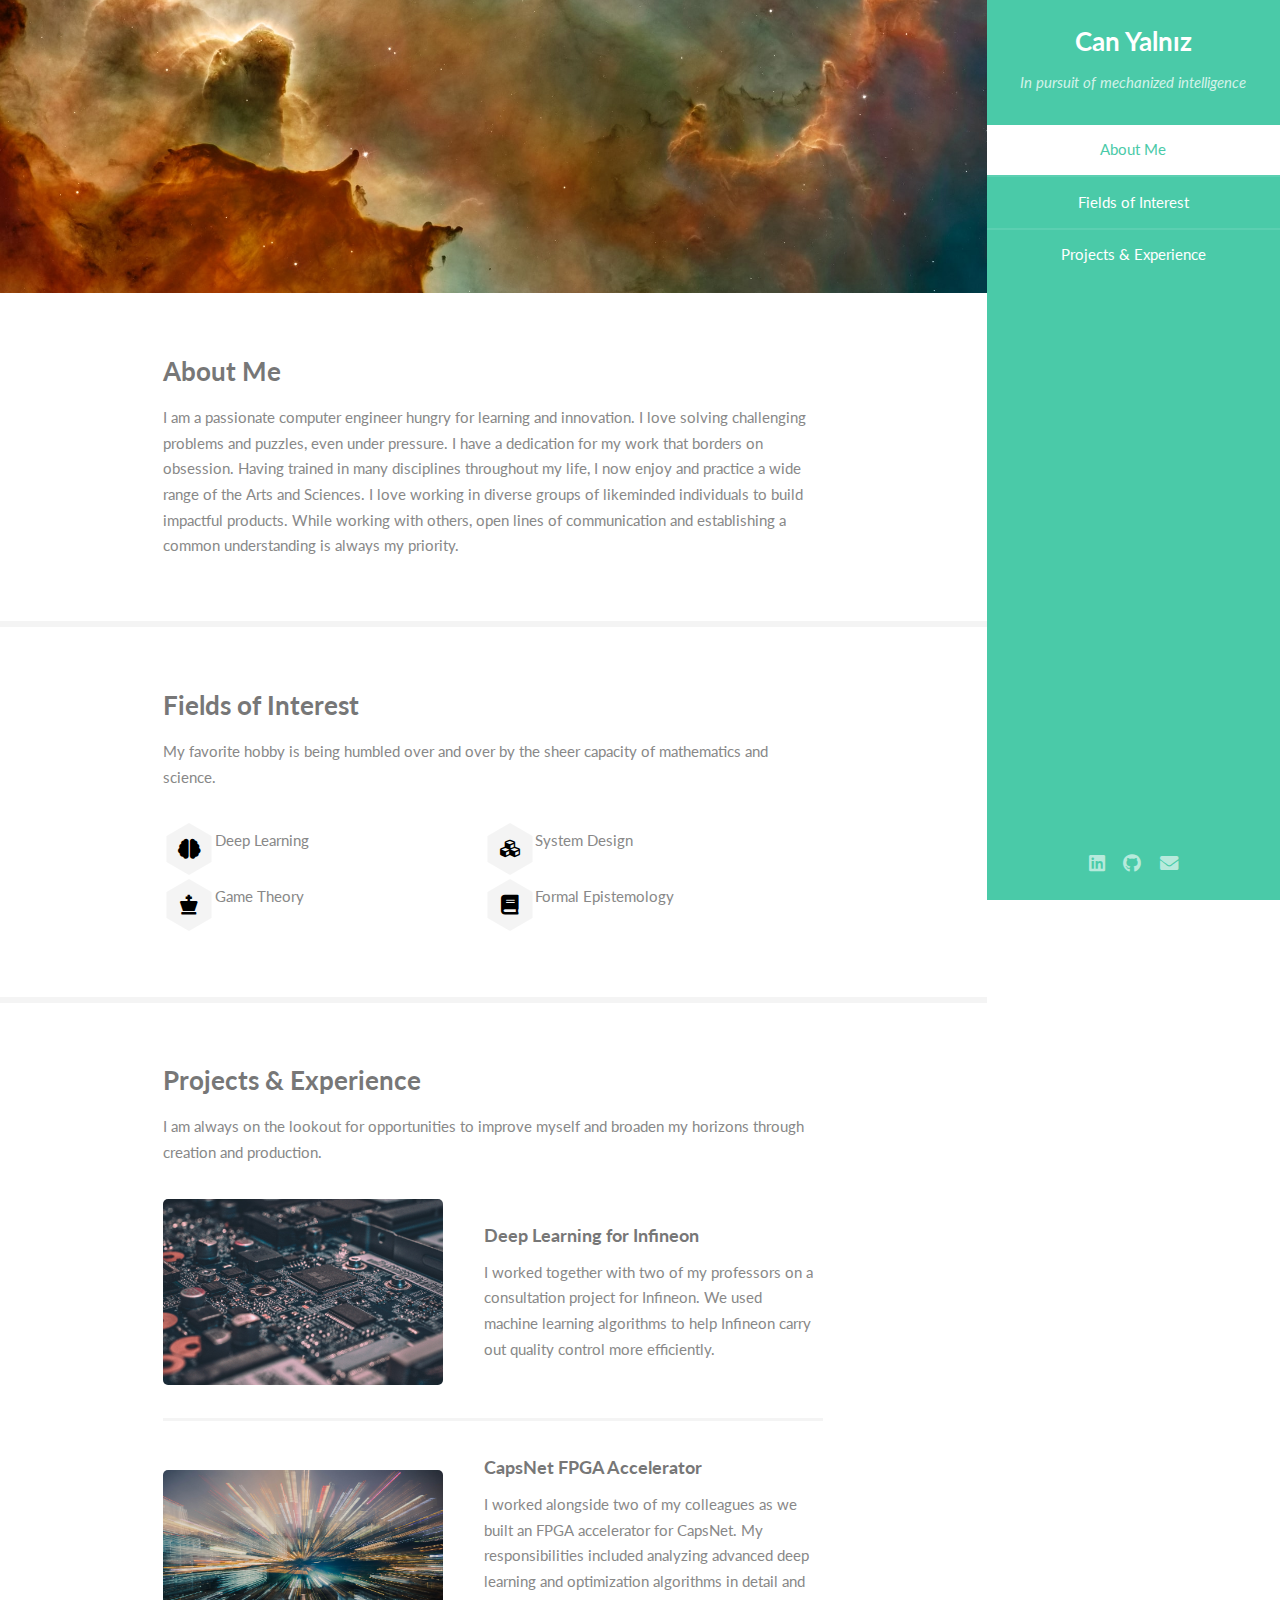
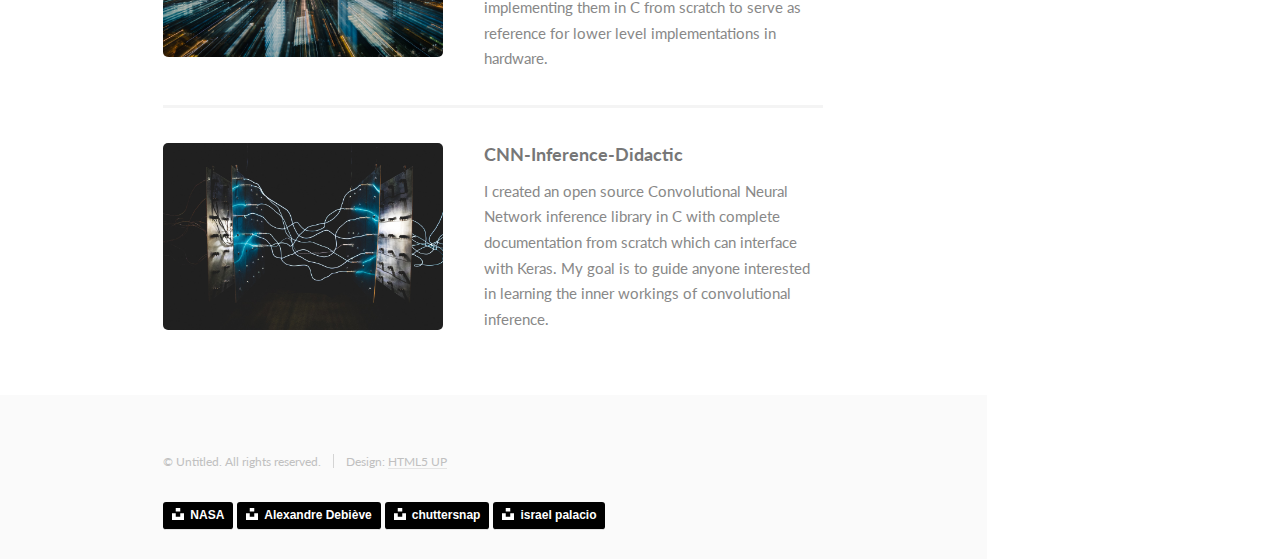
<file: index.html>
<!DOCTYPE HTML>
<!--
	Read Only by HTML5 UP
	html5up.net | @ajlkn
	Free for personal and commercial use under the CCA 3.0 license (html5up.net/license)
-->
<html>
	<head>
		<title>Can Yalnız</title>
		<meta charset="utf-8" />
		<meta name="viewport" content="width=device-width, initial-scale=1, user-scalable=no" />
		<link rel="stylesheet" href="assets/css/main.css" />
	</head>
	<body class="is-preload">

		<!-- Header -->
			<section id="header">
				<header>
					<!-- <span class="image avatar"><img src="images/avatar.jpg" alt="" /></span> -->
					<h1 id="logo"><a href="#">Can Yalnız</a></h1>
					<p>In pursuit of mechanized intelligence</p>
				</header>
				<nav id="nav">
					<ul>
						<li><a href="#one" class="active">About Me</a></li>
						<li><a href="#two">Fields of Interest</a></li>
						<li><a href="#three">Projects & Experience</a></li>
						<!-- <li><a href="#four">Contact</a></li> -->
					</ul>
				</nav>
				<footer>
					<ul class="icons">
						<li><a href="https://www.linkedin.com/in/can-yalniz-957a73197/" class="icon brands fa-linkedin"><span class="label">LinkedIn</span></a></li>
						<li><a href="https://github.com/canyalniz" class="icon brands fa-github"><span class="label">Github</span></a></li>
						<li><a href="mailto:canyalniz97@gmail.com" class="icon solid fa-envelope"><span class="label">Email</span></a></li>
					</ul>
				</footer>
			</section>

		<!-- Wrapper -->
			<div id="wrapper">

				<!-- Main -->
					<div id="main">

						<!-- One -->
							<section id="one">
								<div class="image main" data-position="center">
									<img src="images/space.jpg" alt="" />
								</div>
								<div class="container">
									<h3>About Me</h3>
									<p>I am a passionate computer engineer hungry for learning and innovation. I love solving challenging problems and puzzles, even under pressure. I have a dedication for my work that borders on obsession. Having trained in many disciplines throughout my life, I now enjoy and practice a wide range of the Arts and Sciences. I love working in diverse groups of likeminded individuals to build impactful products. While working with others, open lines of communication and establishing a common understanding is always my priority.</p>
								</div>
							</section>

						<!-- Two -->
							<section id="two">
								<div class="container">
									<h3>Fields of Interest</h3>
									<p>My favorite hobby is being humbled over and over by the sheer capacity of mathematics and science.</p>
									<ul class="feature-icons">
										<li class="icon solid fa-brain">Deep Learning</li>
										<li class="icon solid fa-cubes">System Design</li>
										<li class="icon solid fa-chess-king">Game Theory</li>
										<li class="icon solid fa-book">Formal Epistemology</li>
									</ul>
								</div>
							</section>

						<!-- Three -->
							<section id="three">
								<div class="container">
									<h3>Projects & Experience</h3>
									<p>I am always on the lookout for opportunities to improve myself and broaden my horizons through creation and production.</p>
									<div class="features">
										<article>
											<a href="https://www.infineon.com/" class="image"><img src="images/circuit.jpg" alt="" /></a>
											<div class="inner">
												<h4><a href="https://www.infineon.com/">Deep Learning for Infineon</a></h4>
												<p>I worked together with two of my professors on a consultation project for Infineon. We used machine learning algorithms to help Infineon carry out quality control more efficiently.</p>
											</div>
										</article>
										<article>
											<a href="https://github.com/DenFriskeste/projectCA" class="image"><img src="images/timelapse.jpg" alt="" /></a>
											<div class="inner">
												<h4><a href="https://github.com/DenFriskeste/projectCA">CapsNet FPGA Accelerator</a></h4>
												<p>I worked alongside two of my colleagues as we built an FPGA accelerator for CapsNet. My responsibilities included analyzing advanced deep learning and optimization algorithms in detail and implementing them in C from scratch to serve as reference for lower level implementations in hardware.</p>
											</div>
										</article>
										<article>
											<a href="https://github.com/canyalniz/CNN-Inference-Didactic" class="image"><img src="images/electric.jpg" alt="" /></a>
											<div class="inner">
												<h4><a href="https://github.com/canyalniz/CNN-Inference-Didactic">CNN-Inference-Didactic</a></h4>
												<p>I created an open source Convolutional Neural Network inference library in C with complete documentation from scratch which can interface with Keras. My goal is to guide anyone interested in learning the inner workings of convolutional inference.</p>
											</div>
										</article>
									</div>
								</div>
							</section>

						<!-- Four -->
						<!--
							<section id="four">
								<div class="container">
									<h3>Contact Me</h3>
									<form method="post" action="#">
										<div class="row gtr-uniform">
											<div class="col-6 col-12-xsmall"><input type="text" name="name" id="name" placeholder="Name" /></div>
											<div class="col-6 col-12-xsmall"><input type="email" name="email" id="email" placeholder="Email" /></div>
											<div class="col-12"><input type="text" name="subject" id="subject" placeholder="Subject" /></div>
											<div class="col-12"><textarea name="message" id="message" placeholder="Message" rows="6"></textarea></div>
											<div class="col-12">
												<ul class="actions">
													<li><input type="submit" class="primary" value="Send Message" /></li>
													<li><input type="reset" value="Reset Form" /></li>
												</ul>
											</div>
										</div>
									</form>
								</div>
							</section>
							-->

						<!-- Five -->
						<!--
							<section id="five">
								<div class="container">
									<h3>Elements</h3>

									<section>
										<h4>Text</h4>
										<p>This is <b>bold</b> and this is <strong>strong</strong>. This is <i>italic</i> and this is <em>emphasized</em>.
										This is <sup>superscript</sup> text and this is <sub>subscript</sub> text.
										This is <u>underlined</u> and this is code: <code>for (;;) { ... }</code>. Finally, <a href="#">this is a link</a>.</p>
										<hr />
										<header>
											<h4>Heading with a Subtitle</h4>
											<p>Lorem ipsum dolor sit amet nullam id egestas urna aliquam</p>
										</header>
										<p>Nunc lacinia ante nunc ac lobortis. Interdum adipiscing gravida odio porttitor sem non mi integer non faucibus ornare mi ut ante amet placerat aliquet. Volutpat eu sed ante lacinia sapien lorem accumsan varius montes viverra nibh in adipiscing blandit tempus accumsan.</p>
										<header>
											<h5>Heading with a Subtitle</h5>
											<p>Lorem ipsum dolor sit amet nullam id egestas urna aliquam</p>
										</header>
										<p>Nunc lacinia ante nunc ac lobortis. Interdum adipiscing gravida odio porttitor sem non mi integer non faucibus ornare mi ut ante amet placerat aliquet. Volutpat eu sed ante lacinia sapien lorem accumsan varius montes viverra nibh in adipiscing blandit tempus accumsan.</p>
										<hr />
										<h2>Heading Level 2</h2>
										<h3>Heading Level 3</h3>
										<h4>Heading Level 4</h4>
										<h5>Heading Level 5</h5>
										<h6>Heading Level 6</h6>
										<hr />
										<h5>Blockquote</h5>
										<blockquote>Fringilla nisl. Donec accumsan interdum nisi, quis tincidunt felis sagittis eget tempus euismod. Vestibulum ante ipsum primis in faucibus vestibulum. Blandit adipiscing eu felis iaculis volutpat ac adipiscing accumsan faucibus. Vestibulum ante ipsum primis in faucibus lorem ipsum dolor sit amet nullam adipiscing eu felis.</blockquote>
										<h5>Preformatted</h5>
										<pre><code>i = 0;

while (!deck.isInOrder()) {
    print 'Iteration ' + i;
    deck.shuffle();
    i++;
}

print 'It took ' + i + ' iterations to sort the deck.';</code></pre>
									</section>

									<section>
										<h4>Lists</h4>
										<div class="row">
											<div class="col-6 col-12-xsmall">
												<h5>Unordered</h5>
												<ul>
													<li>Dolor pulvinar etiam magna etiam.</li>
													<li>Sagittis adipiscing lorem eleifend.</li>
													<li>Felis enim feugiat dolore viverra.</li>
												</ul>
												<h5>Alternate</h5>
												<ul class="alt">
													<li>Dolor pulvinar etiam magna etiam.</li>
													<li>Sagittis adipiscing lorem eleifend.</li>
													<li>Felis enim feugiat dolore viverra.</li>
												</ul>
											</div>
											<div class="col-6 col-12-xsmall">
												<h5>Ordered</h5>
												<ol>
													<li>Dolor pulvinar etiam magna etiam.</li>
													<li>Etiam vel felis at lorem sed viverra.</li>
													<li>Felis enim feugiat dolore viverra.</li>
													<li>Dolor pulvinar etiam magna etiam.</li>
													<li>Etiam vel felis at lorem sed viverra.</li>
													<li>Felis enim feugiat dolore viverra.</li>
												</ol>
												<h5>Icons</h5>
												<ul class="icons">
													<li><a href="#" class="icon brands fa-twitter"><span class="label">Twitter</span></a></li>
													<li><a href="#" class="icon brands fa-facebook-f"><span class="label">Facebook</span></a></li>
													<li><a href="#" class="icon brands fa-instagram"><span class="label">Instagram</span></a></li>
													<li><a href="#" class="icon brands fa-github"><span class="label">Github</span></a></li>
													<li><a href="#" class="icon brands fa-dribbble"><span class="label">Dribbble</span></a></li>
													<li><a href="#" class="icon brands fa-tumblr"><span class="label">Tumblr</span></a></li>
												</ul>
											</div>
										</div>
										<h5>Actions</h5>
										<ul class="actions">
											<li><a href="#" class="button primary">Default</a></li>
											<li><a href="#" class="button">Default</a></li>
											<li><a href="#" class="button alt">Default</a></li>
										</ul>
										<ul class="actions small">
											<li><a href="#" class="button primary small">Small</a></li>
											<li><a href="#" class="button small">Small</a></li>
											<li><a href="#" class="button alt small">Small</a></li>
										</ul>
										<div class="row">
											<div class="col-3 col-6-medium col-12-xsmall">
												<ul class="actions stacked">
													<li><a href="#" class="button primary">Default</a></li>
													<li><a href="#" class="button">Default</a></li>
													<li><a href="#" class="button alt">Default</a></li>
												</ul>
											</div>
											<div class="col-3 col-6 col-12-xsmall">
												<ul class="actions stacked">
													<li><a href="#" class="button primary small">Small</a></li>
													<li><a href="#" class="button small">Small</a></li>
													<li><a href="#" class="button alt small">Small</a></li>
												</ul>
											</div>
											<div class="col-3 col-6-medium col-12-xsmall">
												<ul class="actions stacked">
													<li><a href="#" class="button primary fit">Default</a></li>
													<li><a href="#" class="button fit">Default</a></li>
													<li><a href="#" class="button alt fit">Default</a></li>
												</ul>
											</div>
											<div class="col-3 col-6-medium col-12-xsmall">
												<ul class="actions stacked">
													<li><a href="#" class="button primary small fit">Small</a></li>
													<li><a href="#" class="button small fit">Small</a></li>
													<li><a href="#" class="button alt small fit">Small</a></li>
												</ul>
											</div>
										</div>
									</section>

									<section>
										<h4>Table</h4>
										<h5>Default</h5>
										<div class="table-wrapper">
											<table>
												<thead>
													<tr>
														<th>Name</th>
														<th>Description</th>
														<th>Price</th>
													</tr>
												</thead>
												<tbody>
													<tr>
														<td>Item One</td>
														<td>Ante turpis integer aliquet porttitor.</td>
														<td>29.99</td>
													</tr>
													<tr>
														<td>Item Two</td>
														<td>Vis ac commodo adipiscing arcu aliquet.</td>
														<td>19.99</td>
													</tr>
													<tr>
														<td>Item Three</td>
														<td> Morbi faucibus arcu accumsan lorem.</td>
														<td>29.99</td>
													</tr>
													<tr>
														<td>Item Four</td>
														<td>Vitae integer tempus condimentum.</td>
														<td>19.99</td>
													</tr>
													<tr>
														<td>Item Five</td>
														<td>Ante turpis integer aliquet porttitor.</td>
														<td>29.99</td>
													</tr>
												</tbody>
												<tfoot>
													<tr>
														<td colspan="2"></td>
														<td>100.00</td>
													</tr>
												</tfoot>
											</table>
										</div>

										<h5>Alternate</h5>
										<div class="table-wrapper">
											<table class="alt">
												<thead>
													<tr>
														<th>Name</th>
														<th>Description</th>
														<th>Price</th>
													</tr>
												</thead>
												<tbody>
													<tr>
														<td>Item One</td>
														<td>Ante turpis integer aliquet porttitor.</td>
														<td>29.99</td>
													</tr>
													<tr>
														<td>Item Two</td>
														<td>Vis ac commodo adipiscing arcu aliquet.</td>
														<td>19.99</td>
													</tr>
													<tr>
														<td>Item Three</td>
														<td> Morbi faucibus arcu accumsan lorem.</td>
														<td>29.99</td>
													</tr>
													<tr>
														<td>Item Four</td>
														<td>Vitae integer tempus condimentum.</td>
														<td>19.99</td>
													</tr>
													<tr>
														<td>Item Five</td>
														<td>Ante turpis integer aliquet porttitor.</td>
														<td>29.99</td>
													</tr>
												</tbody>
												<tfoot>
													<tr>
														<td colspan="2"></td>
														<td>100.00</td>
													</tr>
												</tfoot>
											</table>
										</div>
									</section>

									<section>
										<h4>Buttons</h4>
										<ul class="actions">
											<li><a href="#" class="button primary">Primary</a></li>
											<li><a href="#" class="button">Default</a></li>
											<li><a href="#" class="button alt">Alternate</a></li>
										</ul>
										<ul class="actions">
											<li><a href="#" class="button primary large">Large</a></li>
											<li><a href="#" class="button">Default</a></li>
											<li><a href="#" class="button alt small">Small</a></li>
										</ul>
										<ul class="actions fit">
											<li><a href="#" class="button primary fit">Fit</a></li>
											<li><a href="#" class="button fit">Fit</a></li>
											<li><a href="#" class="button alt fit">Fit</a></li>
										</ul>
										<ul class="actions fit small">
											<li><a href="#" class="button primary fit small">Fit + Small</a></li>
											<li><a href="#" class="button fit small">Fit + Small</a></li>
											<li><a href="#" class="button alt fit small">Fit + Small</a></li>
										</ul>
										<ul class="actions">
											<li><a href="#" class="button primary icon solid fa-download">Icon</a></li>
											<li><a href="#" class="button icon solid fa-download">Icon</a></li>
											<li><a href="#" class="button alt icon solid fa-check">Icon</a></li>
										</ul>
										<ul class="actions">
											<li><span class="button primary disabled">Primary</span></li>
											<li><span class="button disabled">Default</span></li>
											<li><span class="button alt disabled">Alternate</span></li>
										</ul>
									</section>

									<section>
										<h4>Form</h4>
										<form method="post" action="#">
											<div class="row gtr-uniform">
												<div class="col-6 col-12-xsmall">
													<input type="text" name="demo-name" id="demo-name" value="" placeholder="Name" />
												</div>
												<div class="col-6 col-12-xsmall">
													<input type="email" name="demo-email" id="demo-email" value="" placeholder="Email" />
												</div>
												<div class="col-12">
													<select name="demo-category" id="demo-category">
														<option value="">- Category -</option>
														<option value="1">Manufacturing</option>
														<option value="1">Shipping</option>
														<option value="1">Administration</option>
														<option value="1">Human Resources</option>
													</select>
												</div>
												<div class="col-4 col-12-medium">
													<input type="radio" id="demo-priority-low" name="demo-priority" checked>
													<label for="demo-priority-low">Low Priority</label>
												</div>
												<div class="col-4 col-12-medium">
													<input type="radio" id="demo-priority-normal" name="demo-priority">
													<label for="demo-priority-normal">Normal Priority</label>
												</div>
												<div class="col-4 col-12-medium">
													<input type="radio" id="demo-priority-high" name="demo-priority">
													<label for="demo-priority-high">High Priority</label>
												</div>
												<div class="col-6 col-12-medium">
													<input type="checkbox" id="demo-copy" name="demo-copy">
													<label for="demo-copy">Email me a copy of this message</label>
												</div>
												<div class="col-6 col-12-medium">
													<input type="checkbox" id="demo-human" name="demo-human" checked>
													<label for="demo-human">I am a human and not a robot</label>
												</div>
												<div class="col-12">
													<textarea name="demo-message" id="demo-message" placeholder="Enter your message" rows="6"></textarea>
												</div>
												<div class="col-12">
													<ul class="actions">
														<li><input type="submit" value="Send Message" /></li>
														<li><input type="reset" value="Reset" class="alt" /></li>
													</ul>
												</div>
											</div>
										</form>
									</section>

									<section>
										<h4>Image</h4>
										<h5>Fit</h5>
										<span class="image fit"><img src="images/banner.jpg" alt="" /></span>
										<div class="box alt">
											<div class="row gtr-50 gtr-uniform">
												<div class="col-4"><span class="image fit"><img src="images/pic01.jpg" alt="" /></span></div>
												<div class="col-4"><span class="image fit"><img src="images/pic02.jpg" alt="" /></span></div>
												<div class="col-4"><span class="image fit"><img src="images/pic03.jpg" alt="" /></span></div>
												<div class="col-4"><span class="image fit"><img src="images/pic02.jpg" alt="" /></span></div>
												<div class="col-4"><span class="image fit"><img src="images/pic03.jpg" alt="" /></span></div>
												<div class="col-4"><span class="image fit"><img src="images/pic01.jpg" alt="" /></span></div>
												<div class="col-4"><span class="image fit"><img src="images/pic03.jpg" alt="" /></span></div>
												<div class="col-4"><span class="image fit"><img src="images/pic01.jpg" alt="" /></span></div>
												<div class="col-4"><span class="image fit"><img src="images/pic02.jpg" alt="" /></span></div>
											</div>
										</div>
										<h5>Left &amp; Right</h5>
										<p><span class="image left"><img src="images/avatar.jpg" alt="" /></span>Fringilla nisl. Donec accumsan interdum nisi, quis tincidunt felis sagittis eget. tempus euismod. Vestibulum ante ipsum primis in faucibus vestibulum. Blandit adipiscing eu felis iaculis volutpat ac adipiscing accumsan eu faucibus. Integer ac pellentesque praesent tincidunt felis sagittis eget. tempus euismod. Vestibulum ante ipsum primis in faucibus vestibulum. Blandit adipiscing eu felis iaculis volutpat ac adipiscing accumsan eu faucibus. Integer ac pellentesque praesent. Donec accumsan interdum nisi, quis tincidunt felis sagittis eget. tempus euismod. Vestibulum ante ipsum primis in faucibus vestibulum. Blandit adipiscing eu felis iaculis volutpat ac adipiscing accumsan eu faucibus. Integer ac pellentesque praesent tincidunt felis sagittis eget. tempus euismod. Vestibulum ante ipsum primis in faucibus vestibulum. Blandit adipiscing eu felis iaculis volutpat ac adipiscing accumsan eu faucibus. Integer ac pellentesque praesent.</p>
										<p><span class="image right"><img src="images/avatar.jpg" alt="" /></span>Fringilla nisl. Donec accumsan interdum nisi, quis tincidunt felis sagittis eget. tempus euismod. Vestibulum ante ipsum primis in faucibus vestibulum. Blandit adipiscing eu felis iaculis volutpat ac adipiscing accumsan eu faucibus. Integer ac pellentesque praesent tincidunt felis sagittis eget. tempus euismod. Vestibulum ante ipsum primis in faucibus vestibulum. Blandit adipiscing eu felis iaculis volutpat ac adipiscing accumsan eu faucibus. Integer ac pellentesque praesent. Donec accumsan interdum nisi, quis tincidunt felis sagittis eget. tempus euismod. Vestibulum ante ipsum primis in faucibus vestibulum. Blandit adipiscing eu felis iaculis volutpat ac adipiscing accumsan eu faucibus. Integer ac pellentesque praesent tincidunt felis sagittis eget. tempus euismod. Vestibulum ante ipsum primis in faucibus vestibulum. Blandit adipiscing eu felis iaculis volutpat ac adipiscing accumsan eu faucibus. Integer ac pellentesque praesent.</p>
									</section>

								</div>
							</section>
						-->

					</div>

				<!-- Footer -->
					<section id="footer">
						<div class="container">
							<ul class="copyright">
								<li>&copy; Untitled. All rights reserved.</li><li>Design: <a href="http://html5up.net">HTML5 UP</a></li>
							</ul>
							<a style="background-color:black;color:white;text-decoration:none;padding:4px 6px;font-family:-apple-system, BlinkMacSystemFont, &quot;San Francisco&quot;, &quot;Helvetica Neue&quot;, Helvetica, Ubuntu, Roboto, Noto, &quot;Segoe UI&quot;, Arial, sans-serif;font-size:12px;font-weight:bold;line-height:1.2;display:inline-block;border-radius:3px" href="https://unsplash.com/@nasa?utm_medium=referral&amp;utm_campaign=photographer-credit&amp;utm_content=creditBadge" target="_blank" rel="noopener noreferrer" title="Download free do whatever you want high-resolution photos from NASA"><span style="display:inline-block;padding:2px 3px"><svg xmlns="http://www.w3.org/2000/svg" style="height:12px;width:auto;position:relative;vertical-align:middle;top:-2px;fill:white" viewBox="0 0 32 32"><title>unsplash-logo</title><path d="M10 9V0h12v9H10zm12 5h10v18H0V14h10v9h12v-9z"></path></svg></span><span style="display:inline-block;padding:2px 3px">NASA</span></a>
							<a style="background-color:black;color:white;text-decoration:none;padding:4px 6px;font-family:-apple-system, BlinkMacSystemFont, &quot;San Francisco&quot;, &quot;Helvetica Neue&quot;, Helvetica, Ubuntu, Roboto, Noto, &quot;Segoe UI&quot;, Arial, sans-serif;font-size:12px;font-weight:bold;line-height:1.2;display:inline-block;border-radius:3px" href="https://unsplash.com/@alexkixa?utm_medium=referral&amp;utm_campaign=photographer-credit&amp;utm_content=creditBadge" target="_blank" rel="noopener noreferrer" title="Download free do whatever you want high-resolution photos from Alexandre Debiève"><span style="display:inline-block;padding:2px 3px"><svg xmlns="http://www.w3.org/2000/svg" style="height:12px;width:auto;position:relative;vertical-align:middle;top:-2px;fill:white" viewBox="0 0 32 32"><title>unsplash-logo</title><path d="M10 9V0h12v9H10zm12 5h10v18H0V14h10v9h12v-9z"></path></svg></span><span style="display:inline-block;padding:2px 3px">Alexandre Debiève</span></a>
							<a style="background-color:black;color:white;text-decoration:none;padding:4px 6px;font-family:-apple-system, BlinkMacSystemFont, &quot;San Francisco&quot;, &quot;Helvetica Neue&quot;, Helvetica, Ubuntu, Roboto, Noto, &quot;Segoe UI&quot;, Arial, sans-serif;font-size:12px;font-weight:bold;line-height:1.2;display:inline-block;border-radius:3px" href="https://unsplash.com/@chuttersnap?utm_medium=referral&amp;utm_campaign=photographer-credit&amp;utm_content=creditBadge" target="_blank" rel="noopener noreferrer" title="Download free do whatever you want high-resolution photos from chuttersnap"><span style="display:inline-block;padding:2px 3px"><svg xmlns="http://www.w3.org/2000/svg" style="height:12px;width:auto;position:relative;vertical-align:middle;top:-2px;fill:white" viewBox="0 0 32 32"><title>unsplash-logo</title><path d="M10 9V0h12v9H10zm12 5h10v18H0V14h10v9h12v-9z"></path></svg></span><span style="display:inline-block;padding:2px 3px">chuttersnap</span></a>
							<a style="background-color:black;color:white;text-decoration:none;padding:4px 6px;font-family:-apple-system, BlinkMacSystemFont, &quot;San Francisco&quot;, &quot;Helvetica Neue&quot;, Helvetica, Ubuntu, Roboto, Noto, &quot;Segoe UI&quot;, Arial, sans-serif;font-size:12px;font-weight:bold;line-height:1.2;display:inline-block;border-radius:3px" href="https://unsplash.com/@othentikisra?utm_medium=referral&amp;utm_campaign=photographer-credit&amp;utm_content=creditBadge" target="_blank" rel="noopener noreferrer" title="Download free do whatever you want high-resolution photos from israel palacio"><span style="display:inline-block;padding:2px 3px"><svg xmlns="http://www.w3.org/2000/svg" style="height:12px;width:auto;position:relative;vertical-align:middle;top:-2px;fill:white" viewBox="0 0 32 32"><title>unsplash-logo</title><path d="M10 9V0h12v9H10zm12 5h10v18H0V14h10v9h12v-9z"></path></svg></span><span style="display:inline-block;padding:2px 3px">israel palacio</span></a>
						</div>
					</section>

			</div>

		<!-- Scripts -->
			<script src="assets/js/jquery.min.js"></script>
			<script src="assets/js/jquery.scrollex.min.js"></script>
			<script src="assets/js/jquery.scrolly.min.js"></script>
			<script src="assets/js/browser.min.js"></script>
			<script src="assets/js/breakpoints.min.js"></script>
			<script src="assets/js/util.js"></script>
			<script src="assets/js/main.js"></script>

	</body>
</html>
</file>
<file: assets/css/main.css>
@import url("fontawesome-all.min.css");
@import url("https://fonts.googleapis.com/css?family=Lato:400,400italic,700,700italic|Source+Code+Pro:400");

/*
	Read Only by HTML5 UP
	html5up.net | @ajlkn
	Free for personal and commercial use under the CCA 3.0 license (html5up.net/license)
*/

html, body, div, span, applet, object,
iframe, h1, h2, h3, h4, h5, h6, p, blockquote,
pre, a, abbr, acronym, address, big, cite,
code, del, dfn, em, img, ins, kbd, q, s, samp,
small, strike, strong, sub, sup, tt, var, b,
u, i, center, dl, dt, dd, ol, ul, li, fieldset,
form, label, legend, table, caption, tbody,
tfoot, thead, tr, th, td, article, aside,
canvas, details, embed, figure, figcaption,
footer, header, hgroup, menu, nav, output, ruby,
section, summary, time, mark, audio, video {
	margin: 0;
	padding: 0;
	border: 0;
	font-size: 100%;
	font: inherit;
	vertical-align: baseline;}

article, aside, details, figcaption, figure,
footer, header, hgroup, menu, nav, section {
	display: block;}

body {
	line-height: 1;
}

ol, ul {
	list-style: none;
}

blockquote, q {
	quotes: none;
}

	blockquote:before, blockquote:after, q:before, q:after {
		content: '';
		content: none;
	}

table {
	border-collapse: collapse;
	border-spacing: 0;
}

body {
	-webkit-text-size-adjust: none;
}

mark {
	background-color: transparent;
	color: inherit;
}

input::-moz-focus-inner {
	border: 0;
	padding: 0;
}

input, select, textarea {
	-moz-appearance: none;
	-webkit-appearance: none;
	-ms-appearance: none;
	appearance: none;
}

/* Basic */

	html {
		box-sizing: border-box;
	}

	*, *:before, *:after {
		box-sizing: inherit;
	}

	body {
		background: #fff;
	}

		body.is-preload *, body.is-preload *:before, body.is-preload *:after {
			-moz-animation: none !important;
			-webkit-animation: none !important;
			-ms-animation: none !important;
			animation: none !important;
			-moz-transition: none !important;
			-webkit-transition: none !important;
			-ms-transition: none !important;
			transition: none !important;
		}

	body, input, select, textarea {
		color: #888;
		font-family: "Lato", sans-serif;
		font-size: 16pt;
		font-weight: 400;
		line-height: 1.75em;
	}

	a {
		-moz-transition: color 0.2s ease-in-out, border-color 0.2s ease-in-out;
		-webkit-transition: color 0.2s ease-in-out, border-color 0.2s ease-in-out;
		-ms-transition: color 0.2s ease-in-out, border-color 0.2s ease-in-out;
		transition: color 0.2s ease-in-out, border-color 0.2s ease-in-out;
		border-bottom: solid 1px #e4e4e4;
		color: inherit;
		text-decoration: none;
	}

		a:hover {
			border-bottom-color: transparent;
			color: #4acaa8 !important;
		}

	strong, b {
		color: #777;
		font-weight: 700;
	}

	em, i {
		font-style: italic;
	}

	p {
		margin: 0 0 2.25em 0;
	}

	h1, h2, h3, h4, h5, h6 {
		color: #777;
		font-weight: 700;
		line-height: 1em;
		margin: 0 0 0.5625em 0;
	}

		h1 a, h2 a, h3 a, h4 a, h5 a, h6 a {
			border: 0;
			color: inherit;
			text-decoration: none;
		}

	h2 {
		font-size: 2em;
		line-height: 1.5em;
	}

	h3 {
		font-size: 1.75em;
		line-height: 1.5em;
	}

	h4 {
		font-size: 1.25em;
		line-height: 1.5em;
	}

	h5 {
		font-size: 0.9em;
		line-height: 1.5em;
	}

	h6 {
		font-size: 0.7em;
		line-height: 1.5em;
	}

	sub {
		font-size: 0.8em;
		position: relative;
		top: 0.5em;
	}

	sup {
		font-size: 0.8em;
		position: relative;
		top: -0.5em;
	}

	hr {
		border: 0;
		border-bottom: solid 2px #f4f4f4;
		margin: 2.25em 0;
	}

		hr.major {
			margin: 3.375em 0;
		}

	blockquote {
		border-left: solid 8px #e4e4e4;
		font-style: italic;
		margin: 0 0 2.25em 0;
		padding: 0.5em 0 0.5em 2em;
	}

	code {
		background: #555;
		border-radius: 5px;
		color: #fff;
		font-family: "Source Code Pro", monospace;
		font-size: 0.9em;
		margin: 0 0.25em;
		padding: 0.25em 0.65em;
	}

	pre {
		font-family: "Source Code Pro", monospace;
		font-size: 0.9em;
		margin: 0 0 2.25em 0;
	}

		pre code {
			-webkit-overflow-scrolling: touch;
			display: block;
			line-height: 1.5em;
			overflow-x: auto;
			padding: 1em 1.5em;
		}

	.align-left {
		text-align: left;
	}

	.align-center {
		text-align: center;
	}

	.align-right {
		text-align: right;
	}

/* Row */

	.row {
		display: flex;
		flex-wrap: wrap;
		box-sizing: border-box;
		align-items: stretch;
	}

		.row > * {
			box-sizing: border-box;
		}

		.row.gtr-uniform > * > :last-child {
			margin-bottom: 0;
		}

		.row.aln-left {
			justify-content: flex-start;
		}

		.row.aln-center {
			justify-content: center;
		}

		.row.aln-right {
			justify-content: flex-end;
		}

		.row.aln-top {
			align-items: flex-start;
		}

		.row.aln-middle {
			align-items: center;
		}

		.row.aln-bottom {
			align-items: flex-end;
		}

		.row > .imp {
			order: -1;
		}

		.row > .col-1 {
			width: 8.33333%;
		}

		.row > .off-1 {
			margin-left: 8.33333%;
		}

		.row > .col-2 {
			width: 16.66667%;
		}

		.row > .off-2 {
			margin-left: 16.66667%;
		}

		.row > .col-3 {
			width: 25%;
		}

		.row > .off-3 {
			margin-left: 25%;
		}

		.row > .col-4 {
			width: 33.33333%;
		}

		.row > .off-4 {
			margin-left: 33.33333%;
		}

		.row > .col-5 {
			width: 41.66667%;
		}

		.row > .off-5 {
			margin-left: 41.66667%;
		}

		.row > .col-6 {
			width: 50%;
		}

		.row > .off-6 {
			margin-left: 50%;
		}

		.row > .col-7 {
			width: 58.33333%;
		}

		.row > .off-7 {
			margin-left: 58.33333%;
		}

		.row > .col-8 {
			width: 66.66667%;
		}

		.row > .off-8 {
			margin-left: 66.66667%;
		}

		.row > .col-9 {
			width: 75%;
		}

		.row > .off-9 {
			margin-left: 75%;
		}

		.row > .col-10 {
			width: 83.33333%;
		}

		.row > .off-10 {
			margin-left: 83.33333%;
		}

		.row > .col-11 {
			width: 91.66667%;
		}

		.row > .off-11 {
			margin-left: 91.66667%;
		}

		.row > .col-12 {
			width: 100%;
		}

		.row > .off-12 {
			margin-left: 100%;
		}

		.row.gtr-0 {
			margin-top: 0;
			margin-left: 0em;
		}

			.row.gtr-0 > * {
				padding: 0 0 0 0em;
			}

			.row.gtr-0.gtr-uniform {
				margin-top: 0em;
			}

				.row.gtr-0.gtr-uniform > * {
					padding-top: 0em;
				}

		.row.gtr-25 {
			margin-top: 0;
			margin-left: -0.5em;
		}

			.row.gtr-25 > * {
				padding: 0 0 0 0.5em;
			}

			.row.gtr-25.gtr-uniform {
				margin-top: -0.5em;
			}

				.row.gtr-25.gtr-uniform > * {
					padding-top: 0.5em;
				}

		.row.gtr-50 {
			margin-top: 0;
			margin-left: -1em;
		}

			.row.gtr-50 > * {
				padding: 0 0 0 1em;
			}

			.row.gtr-50.gtr-uniform {
				margin-top: -1em;
			}

				.row.gtr-50.gtr-uniform > * {
					padding-top: 1em;
				}

		.row {
			margin-top: 0;
			margin-left: -2em;
		}

			.row > * {
				padding: 0 0 0 2em;
			}

			.row.gtr-uniform {
				margin-top: -2em;
			}

				.row.gtr-uniform > * {
					padding-top: 2em;
				}

		.row.gtr-150 {
			margin-top: 0;
			margin-left: -3em;
		}

			.row.gtr-150 > * {
				padding: 0 0 0 3em;
			}

			.row.gtr-150.gtr-uniform {
				margin-top: -3em;
			}

				.row.gtr-150.gtr-uniform > * {
					padding-top: 3em;
				}

		.row.gtr-200 {
			margin-top: 0;
			margin-left: -4em;
		}

			.row.gtr-200 > * {
				padding: 0 0 0 4em;
			}

			.row.gtr-200.gtr-uniform {
				margin-top: -4em;
			}

				.row.gtr-200.gtr-uniform > * {
					padding-top: 4em;
				}

		@media screen and (max-width: 1680px) {

			.row {
				display: flex;
				flex-wrap: wrap;
				box-sizing: border-box;
				align-items: stretch;
			}

				.row > * {
					box-sizing: border-box;
				}

				.row.gtr-uniform > * > :last-child {
					margin-bottom: 0;
				}

				.row.aln-left {
					justify-content: flex-start;
				}

				.row.aln-center {
					justify-content: center;
				}

				.row.aln-right {
					justify-content: flex-end;
				}

				.row.aln-top {
					align-items: flex-start;
				}

				.row.aln-middle {
					align-items: center;
				}

				.row.aln-bottom {
					align-items: flex-end;
				}

				.row > .imp-xlarge {
					order: -1;
				}

				.row > .col-1-xlarge {
					width: 8.33333%;
				}

				.row > .off-1-xlarge {
					margin-left: 8.33333%;
				}

				.row > .col-2-xlarge {
					width: 16.66667%;
				}

				.row > .off-2-xlarge {
					margin-left: 16.66667%;
				}

				.row > .col-3-xlarge {
					width: 25%;
				}

				.row > .off-3-xlarge {
					margin-left: 25%;
				}

				.row > .col-4-xlarge {
					width: 33.33333%;
				}

				.row > .off-4-xlarge {
					margin-left: 33.33333%;
				}

				.row > .col-5-xlarge {
					width: 41.66667%;
				}

				.row > .off-5-xlarge {
					margin-left: 41.66667%;
				}

				.row > .col-6-xlarge {
					width: 50%;
				}

				.row > .off-6-xlarge {
					margin-left: 50%;
				}

				.row > .col-7-xlarge {
					width: 58.33333%;
				}

				.row > .off-7-xlarge {
					margin-left: 58.33333%;
				}

				.row > .col-8-xlarge {
					width: 66.66667%;
				}

				.row > .off-8-xlarge {
					margin-left: 66.66667%;
				}

				.row > .col-9-xlarge {
					width: 75%;
				}

				.row > .off-9-xlarge {
					margin-left: 75%;
				}

				.row > .col-10-xlarge {
					width: 83.33333%;
				}

				.row > .off-10-xlarge {
					margin-left: 83.33333%;
				}

				.row > .col-11-xlarge {
					width: 91.66667%;
				}

				.row > .off-11-xlarge {
					margin-left: 91.66667%;
				}

				.row > .col-12-xlarge {
					width: 100%;
				}

				.row > .off-12-xlarge {
					margin-left: 100%;
				}

				.row.gtr-0 {
					margin-top: 0;
					margin-left: 0em;
				}

					.row.gtr-0 > * {
						padding: 0 0 0 0em;
					}

					.row.gtr-0.gtr-uniform {
						margin-top: 0em;
					}

						.row.gtr-0.gtr-uniform > * {
							padding-top: 0em;
						}

				.row.gtr-25 {
					margin-top: 0;
					margin-left: -0.5em;
				}

					.row.gtr-25 > * {
						padding: 0 0 0 0.5em;
					}

					.row.gtr-25.gtr-uniform {
						margin-top: -0.5em;
					}

						.row.gtr-25.gtr-uniform > * {
							padding-top: 0.5em;
						}

				.row.gtr-50 {
					margin-top: 0;
					margin-left: -1em;
				}

					.row.gtr-50 > * {
						padding: 0 0 0 1em;
					}

					.row.gtr-50.gtr-uniform {
						margin-top: -1em;
					}

						.row.gtr-50.gtr-uniform > * {
							padding-top: 1em;
						}

				.row {
					margin-top: 0;
					margin-left: -2em;
				}

					.row > * {
						padding: 0 0 0 2em;
					}

					.row.gtr-uniform {
						margin-top: -2em;
					}

						.row.gtr-uniform > * {
							padding-top: 2em;
						}

				.row.gtr-150 {
					margin-top: 0;
					margin-left: -3em;
				}

					.row.gtr-150 > * {
						padding: 0 0 0 3em;
					}

					.row.gtr-150.gtr-uniform {
						margin-top: -3em;
					}

						.row.gtr-150.gtr-uniform > * {
							padding-top: 3em;
						}

				.row.gtr-200 {
					margin-top: 0;
					margin-left: -4em;
				}

					.row.gtr-200 > * {
						padding: 0 0 0 4em;
					}

					.row.gtr-200.gtr-uniform {
						margin-top: -4em;
					}

						.row.gtr-200.gtr-uniform > * {
							padding-top: 4em;
						}

		}

		@media screen and (max-width: 1280px) {

			.row {
				display: flex;
				flex-wrap: wrap;
				box-sizing: border-box;
				align-items: stretch;
			}

				.row > * {
					box-sizing: border-box;
				}

				.row.gtr-uniform > * > :last-child {
					margin-bottom: 0;
				}

				.row.aln-left {
					justify-content: flex-start;
				}

				.row.aln-center {
					justify-content: center;
				}

				.row.aln-right {
					justify-content: flex-end;
				}

				.row.aln-top {
					align-items: flex-start;
				}

				.row.aln-middle {
					align-items: center;
				}

				.row.aln-bottom {
					align-items: flex-end;
				}

				.row > .imp-large {
					order: -1;
				}

				.row > .col-1-large {
					width: 8.33333%;
				}

				.row > .off-1-large {
					margin-left: 8.33333%;
				}

				.row > .col-2-large {
					width: 16.66667%;
				}

				.row > .off-2-large {
					margin-left: 16.66667%;
				}

				.row > .col-3-large {
					width: 25%;
				}

				.row > .off-3-large {
					margin-left: 25%;
				}

				.row > .col-4-large {
					width: 33.33333%;
				}

				.row > .off-4-large {
					margin-left: 33.33333%;
				}

				.row > .col-5-large {
					width: 41.66667%;
				}

				.row > .off-5-large {
					margin-left: 41.66667%;
				}

				.row > .col-6-large {
					width: 50%;
				}

				.row > .off-6-large {
					margin-left: 50%;
				}

				.row > .col-7-large {
					width: 58.33333%;
				}

				.row > .off-7-large {
					margin-left: 58.33333%;
				}

				.row > .col-8-large {
					width: 66.66667%;
				}

				.row > .off-8-large {
					margin-left: 66.66667%;
				}

				.row > .col-9-large {
					width: 75%;
				}

				.row > .off-9-large {
					margin-left: 75%;
				}

				.row > .col-10-large {
					width: 83.33333%;
				}

				.row > .off-10-large {
					margin-left: 83.33333%;
				}

				.row > .col-11-large {
					width: 91.66667%;
				}

				.row > .off-11-large {
					margin-left: 91.66667%;
				}

				.row > .col-12-large {
					width: 100%;
				}

				.row > .off-12-large {
					margin-left: 100%;
				}

				.row.gtr-0 {
					margin-top: 0;
					margin-left: 0em;
				}

					.row.gtr-0 > * {
						padding: 0 0 0 0em;
					}

					.row.gtr-0.gtr-uniform {
						margin-top: 0em;
					}

						.row.gtr-0.gtr-uniform > * {
							padding-top: 0em;
						}

				.row.gtr-25 {
					margin-top: 0;
					margin-left: -0.375em;
				}

					.row.gtr-25 > * {
						padding: 0 0 0 0.375em;
					}

					.row.gtr-25.gtr-uniform {
						margin-top: -0.375em;
					}

						.row.gtr-25.gtr-uniform > * {
							padding-top: 0.375em;
						}

				.row.gtr-50 {
					margin-top: 0;
					margin-left: -0.75em;
				}

					.row.gtr-50 > * {
						padding: 0 0 0 0.75em;
					}

					.row.gtr-50.gtr-uniform {
						margin-top: -0.75em;
					}

						.row.gtr-50.gtr-uniform > * {
							padding-top: 0.75em;
						}

				.row {
					margin-top: 0;
					margin-left: -1.5em;
				}

					.row > * {
						padding: 0 0 0 1.5em;
					}

					.row.gtr-uniform {
						margin-top: -1.5em;
					}

						.row.gtr-uniform > * {
							padding-top: 1.5em;
						}

				.row.gtr-150 {
					margin-top: 0;
					margin-left: -2.25em;
				}

					.row.gtr-150 > * {
						padding: 0 0 0 2.25em;
					}

					.row.gtr-150.gtr-uniform {
						margin-top: -2.25em;
					}

						.row.gtr-150.gtr-uniform > * {
							padding-top: 2.25em;
						}

				.row.gtr-200 {
					margin-top: 0;
					margin-left: -3em;
				}

					.row.gtr-200 > * {
						padding: 0 0 0 3em;
					}

					.row.gtr-200.gtr-uniform {
						margin-top: -3em;
					}

						.row.gtr-200.gtr-uniform > * {
							padding-top: 3em;
						}

		}

		@media screen and (max-width: 1024px) {

			.row {
				display: flex;
				flex-wrap: wrap;
				box-sizing: border-box;
				align-items: stretch;
			}

				.row > * {
					box-sizing: border-box;
				}

				.row.gtr-uniform > * > :last-child {
					margin-bottom: 0;
				}

				.row.aln-left {
					justify-content: flex-start;
				}

				.row.aln-center {
					justify-content: center;
				}

				.row.aln-right {
					justify-content: flex-end;
				}

				.row.aln-top {
					align-items: flex-start;
				}

				.row.aln-middle {
					align-items: center;
				}

				.row.aln-bottom {
					align-items: flex-end;
				}

				.row > .imp-medium {
					order: -1;
				}

				.row > .col-1-medium {
					width: 8.33333%;
				}

				.row > .off-1-medium {
					margin-left: 8.33333%;
				}

				.row > .col-2-medium {
					width: 16.66667%;
				}

				.row > .off-2-medium {
					margin-left: 16.66667%;
				}

				.row > .col-3-medium {
					width: 25%;
				}

				.row > .off-3-medium {
					margin-left: 25%;
				}

				.row > .col-4-medium {
					width: 33.33333%;
				}

				.row > .off-4-medium {
					margin-left: 33.33333%;
				}

				.row > .col-5-medium {
					width: 41.66667%;
				}

				.row > .off-5-medium {
					margin-left: 41.66667%;
				}

				.row > .col-6-medium {
					width: 50%;
				}

				.row > .off-6-medium {
					margin-left: 50%;
				}

				.row > .col-7-medium {
					width: 58.33333%;
				}

				.row > .off-7-medium {
					margin-left: 58.33333%;
				}

				.row > .col-8-medium {
					width: 66.66667%;
				}

				.row > .off-8-medium {
					margin-left: 66.66667%;
				}

				.row > .col-9-medium {
					width: 75%;
				}

				.row > .off-9-medium {
					margin-left: 75%;
				}

				.row > .col-10-medium {
					width: 83.33333%;
				}

				.row > .off-10-medium {
					margin-left: 83.33333%;
				}

				.row > .col-11-medium {
					width: 91.66667%;
				}

				.row > .off-11-medium {
					margin-left: 91.66667%;
				}

				.row > .col-12-medium {
					width: 100%;
				}

				.row > .off-12-medium {
					margin-left: 100%;
				}

				.row.gtr-0 {
					margin-top: 0;
					margin-left: 0em;
				}

					.row.gtr-0 > * {
						padding: 0 0 0 0em;
					}

					.row.gtr-0.gtr-uniform {
						margin-top: 0em;
					}

						.row.gtr-0.gtr-uniform > * {
							padding-top: 0em;
						}

				.row.gtr-25 {
					margin-top: 0;
					margin-left: -0.375em;
				}

					.row.gtr-25 > * {
						padding: 0 0 0 0.375em;
					}

					.row.gtr-25.gtr-uniform {
						margin-top: -0.375em;
					}

						.row.gtr-25.gtr-uniform > * {
							padding-top: 0.375em;
						}

				.row.gtr-50 {
					margin-top: 0;
					margin-left: -0.75em;
				}

					.row.gtr-50 > * {
						padding: 0 0 0 0.75em;
					}

					.row.gtr-50.gtr-uniform {
						margin-top: -0.75em;
					}

						.row.gtr-50.gtr-uniform > * {
							padding-top: 0.75em;
						}

				.row {
					margin-top: 0;
					margin-left: -1.5em;
				}

					.row > * {
						padding: 0 0 0 1.5em;
					}

					.row.gtr-uniform {
						margin-top: -1.5em;
					}

						.row.gtr-uniform > * {
							padding-top: 1.5em;
						}

				.row.gtr-150 {
					margin-top: 0;
					margin-left: -2.25em;
				}

					.row.gtr-150 > * {
						padding: 0 0 0 2.25em;
					}

					.row.gtr-150.gtr-uniform {
						margin-top: -2.25em;
					}

						.row.gtr-150.gtr-uniform > * {
							padding-top: 2.25em;
						}

				.row.gtr-200 {
					margin-top: 0;
					margin-left: -3em;
				}

					.row.gtr-200 > * {
						padding: 0 0 0 3em;
					}

					.row.gtr-200.gtr-uniform {
						margin-top: -3em;
					}

						.row.gtr-200.gtr-uniform > * {
							padding-top: 3em;
						}

		}

		@media screen and (max-width: 736px) {

			.row {
				display: flex;
				flex-wrap: wrap;
				box-sizing: border-box;
				align-items: stretch;
			}

				.row > * {
					box-sizing: border-box;
				}

				.row.gtr-uniform > * > :last-child {
					margin-bottom: 0;
				}

				.row.aln-left {
					justify-content: flex-start;
				}

				.row.aln-center {
					justify-content: center;
				}

				.row.aln-right {
					justify-content: flex-end;
				}

				.row.aln-top {
					align-items: flex-start;
				}

				.row.aln-middle {
					align-items: center;
				}

				.row.aln-bottom {
					align-items: flex-end;
				}

				.row > .imp-small {
					order: -1;
				}

				.row > .col-1-small {
					width: 8.33333%;
				}

				.row > .off-1-small {
					margin-left: 8.33333%;
				}

				.row > .col-2-small {
					width: 16.66667%;
				}

				.row > .off-2-small {
					margin-left: 16.66667%;
				}

				.row > .col-3-small {
					width: 25%;
				}

				.row > .off-3-small {
					margin-left: 25%;
				}

				.row > .col-4-small {
					width: 33.33333%;
				}

				.row > .off-4-small {
					margin-left: 33.33333%;
				}

				.row > .col-5-small {
					width: 41.66667%;
				}

				.row > .off-5-small {
					margin-left: 41.66667%;
				}

				.row > .col-6-small {
					width: 50%;
				}

				.row > .off-6-small {
					margin-left: 50%;
				}

				.row > .col-7-small {
					width: 58.33333%;
				}

				.row > .off-7-small {
					margin-left: 58.33333%;
				}

				.row > .col-8-small {
					width: 66.66667%;
				}

				.row > .off-8-small {
					margin-left: 66.66667%;
				}

				.row > .col-9-small {
					width: 75%;
				}

				.row > .off-9-small {
					margin-left: 75%;
				}

				.row > .col-10-small {
					width: 83.33333%;
				}

				.row > .off-10-small {
					margin-left: 83.33333%;
				}

				.row > .col-11-small {
					width: 91.66667%;
				}

				.row > .off-11-small {
					margin-left: 91.66667%;
				}

				.row > .col-12-small {
					width: 100%;
				}

				.row > .off-12-small {
					margin-left: 100%;
				}

				.row.gtr-0 {
					margin-top: 0;
					margin-left: 0em;
				}

					.row.gtr-0 > * {
						padding: 0 0 0 0em;
					}

					.row.gtr-0.gtr-uniform {
						margin-top: 0em;
					}

						.row.gtr-0.gtr-uniform > * {
							padding-top: 0em;
						}

				.row.gtr-25 {
					margin-top: 0;
					margin-left: -0.3125em;
				}

					.row.gtr-25 > * {
						padding: 0 0 0 0.3125em;
					}

					.row.gtr-25.gtr-uniform {
						margin-top: -0.3125em;
					}

						.row.gtr-25.gtr-uniform > * {
							padding-top: 0.3125em;
						}

				.row.gtr-50 {
					margin-top: 0;
					margin-left: -0.625em;
				}

					.row.gtr-50 > * {
						padding: 0 0 0 0.625em;
					}

					.row.gtr-50.gtr-uniform {
						margin-top: -0.625em;
					}

						.row.gtr-50.gtr-uniform > * {
							padding-top: 0.625em;
						}

				.row {
					margin-top: 0;
					margin-left: -1.25em;
				}

					.row > * {
						padding: 0 0 0 1.25em;
					}

					.row.gtr-uniform {
						margin-top: -1.25em;
					}

						.row.gtr-uniform > * {
							padding-top: 1.25em;
						}

				.row.gtr-150 {
					margin-top: 0;
					margin-left: -1.875em;
				}

					.row.gtr-150 > * {
						padding: 0 0 0 1.875em;
					}

					.row.gtr-150.gtr-uniform {
						margin-top: -1.875em;
					}

						.row.gtr-150.gtr-uniform > * {
							padding-top: 1.875em;
						}

				.row.gtr-200 {
					margin-top: 0;
					margin-left: -2.5em;
				}

					.row.gtr-200 > * {
						padding: 0 0 0 2.5em;
					}

					.row.gtr-200.gtr-uniform {
						margin-top: -2.5em;
					}

						.row.gtr-200.gtr-uniform > * {
							padding-top: 2.5em;
						}

		}

		@media screen and (max-width: 480px) {

			.row {
				display: flex;
				flex-wrap: wrap;
				box-sizing: border-box;
				align-items: stretch;
			}

				.row > * {
					box-sizing: border-box;
				}

				.row.gtr-uniform > * > :last-child {
					margin-bottom: 0;
				}

				.row.aln-left {
					justify-content: flex-start;
				}

				.row.aln-center {
					justify-content: center;
				}

				.row.aln-right {
					justify-content: flex-end;
				}

				.row.aln-top {
					align-items: flex-start;
				}

				.row.aln-middle {
					align-items: center;
				}

				.row.aln-bottom {
					align-items: flex-end;
				}

				.row > .imp-xsmall {
					order: -1;
				}

				.row > .col-1-xsmall {
					width: 8.33333%;
				}

				.row > .off-1-xsmall {
					margin-left: 8.33333%;
				}

				.row > .col-2-xsmall {
					width: 16.66667%;
				}

				.row > .off-2-xsmall {
					margin-left: 16.66667%;
				}

				.row > .col-3-xsmall {
					width: 25%;
				}

				.row > .off-3-xsmall {
					margin-left: 25%;
				}

				.row > .col-4-xsmall {
					width: 33.33333%;
				}

				.row > .off-4-xsmall {
					margin-left: 33.33333%;
				}

				.row > .col-5-xsmall {
					width: 41.66667%;
				}

				.row > .off-5-xsmall {
					margin-left: 41.66667%;
				}

				.row > .col-6-xsmall {
					width: 50%;
				}

				.row > .off-6-xsmall {
					margin-left: 50%;
				}

				.row > .col-7-xsmall {
					width: 58.33333%;
				}

				.row > .off-7-xsmall {
					margin-left: 58.33333%;
				}

				.row > .col-8-xsmall {
					width: 66.66667%;
				}

				.row > .off-8-xsmall {
					margin-left: 66.66667%;
				}

				.row > .col-9-xsmall {
					width: 75%;
				}

				.row > .off-9-xsmall {
					margin-left: 75%;
				}

				.row > .col-10-xsmall {
					width: 83.33333%;
				}

				.row > .off-10-xsmall {
					margin-left: 83.33333%;
				}

				.row > .col-11-xsmall {
					width: 91.66667%;
				}

				.row > .off-11-xsmall {
					margin-left: 91.66667%;
				}

				.row > .col-12-xsmall {
					width: 100%;
				}

				.row > .off-12-xsmall {
					margin-left: 100%;
				}

				.row.gtr-0 {
					margin-top: 0;
					margin-left: 0em;
				}

					.row.gtr-0 > * {
						padding: 0 0 0 0em;
					}

					.row.gtr-0.gtr-uniform {
						margin-top: 0em;
					}

						.row.gtr-0.gtr-uniform > * {
							padding-top: 0em;
						}

				.row.gtr-25 {
					margin-top: 0;
					margin-left: -0.3125em;
				}

					.row.gtr-25 > * {
						padding: 0 0 0 0.3125em;
					}

					.row.gtr-25.gtr-uniform {
						margin-top: -0.3125em;
					}

						.row.gtr-25.gtr-uniform > * {
							padding-top: 0.3125em;
						}

				.row.gtr-50 {
					margin-top: 0;
					margin-left: -0.625em;
				}

					.row.gtr-50 > * {
						padding: 0 0 0 0.625em;
					}

					.row.gtr-50.gtr-uniform {
						margin-top: -0.625em;
					}

						.row.gtr-50.gtr-uniform > * {
							padding-top: 0.625em;
						}

				.row {
					margin-top: 0;
					margin-left: -1.25em;
				}

					.row > * {
						padding: 0 0 0 1.25em;
					}

					.row.gtr-uniform {
						margin-top: -1.25em;
					}

						.row.gtr-uniform > * {
							padding-top: 1.25em;
						}

				.row.gtr-150 {
					margin-top: 0;
					margin-left: -1.875em;
				}

					.row.gtr-150 > * {
						padding: 0 0 0 1.875em;
					}

					.row.gtr-150.gtr-uniform {
						margin-top: -1.875em;
					}

						.row.gtr-150.gtr-uniform > * {
							padding-top: 1.875em;
						}

				.row.gtr-200 {
					margin-top: 0;
					margin-left: -2.5em;
				}

					.row.gtr-200 > * {
						padding: 0 0 0 2.5em;
					}

					.row.gtr-200.gtr-uniform {
						margin-top: -2.5em;
					}

						.row.gtr-200.gtr-uniform > * {
							padding-top: 2.5em;
						}

		}

/* Container */

	.container {
		margin: 0 auto;
		max-width: calc(100% - 4.5em);
		width: 45em;
	}

		.container.xsmall {
			width: 11.25em;
		}

		.container.small {
			width: 22.5em;
		}

		.container.medium {
			width: 33.75em;
		}

		.container.large {
			width: 56.25em;
		}

		.container.xlarge {
			width: 67.5em;
		}

		.container.max {
			width: 100%;
		}

		@media screen and (max-width: 1024px) {

			.container {
				width: 100% !important;
			}

		}

		@media screen and (max-width: 480px) {

			.container {
				max-width: calc(100% - 3.375em);
			}

		}

/* Section/Article */

	section.special, article.special {
		text-align: center;
	}

	header p {
		color: #aaa;
		position: relative;
		margin: 0 0 1.6875em 0;
	}

	header h2 + p {
		font-size: 1.25em;
		margin-top: -0.5em;
		line-height: 1.5em;
	}

	header h3 + p {
		font-size: 1.1em;
		margin-top: -0.35em;
		line-height: 1.5em;
	}

	header h4 + p,
	header h5 + p,
	header h6 + p {
		font-size: 0.9em;
		margin-top: -0.25em;
		line-height: 1.5em;
	}

	header.major h2 {
		color: #4acaa8;
		font-size: 3.5em;
	}

		header.major h2 + p {
			color: #777;
			font-size: 1.75em;
			font-weight: 700;
			margin-top: -0.75em;
		}

/* Form */

	form {
		margin: 0 0 2.25em 0;
	}

	label {
		color: #777;
		display: block;
		font-size: 0.9em;
		font-weight: 700;
		margin: 0 0 1.125em 0;
	}

	input::-moz-focus-inner {
		border: 0;
		padding: 0;
	}

	input[type="text"],
	input[type="password"],
	input[type="email"],
	select,
	textarea {
		-moz-appearance: none;
		-webkit-appearance: none;
		-ms-appearance: none;
		appearance: none;
		border-radius: 5px;
		border: none;
		border: solid 2px #e4e4e4;
		color: inherit;
		display: block;
		outline: 0;
		padding: 0 1em;
		text-decoration: none;
		width: 100%;
	}

		input[type="text"]:invalid,
		input[type="password"]:invalid,
		input[type="email"]:invalid,
		select:invalid,
		textarea:invalid {
			box-shadow: none;
		}

		input[type="text"]:focus,
		input[type="password"]:focus,
		input[type="email"]:focus,
		select:focus,
		textarea:focus {
			border-color: #4acaa8;
		}

	select {
		background-image: url("data:image/svg+xml;charset=utf8,%3Csvg xmlns='http://www.w3.org/2000/svg' width='40' height='40' preserveAspectRatio='none' viewBox='0 0 40 40'%3E%3Cpath d='M9.4,12.3l10.4,10.4l10.4-10.4c0.2-0.2,0.5-0.4,0.9-0.4c0.3,0,0.6,0.1,0.9,0.4l3.3,3.3c0.2,0.2,0.4,0.5,0.4,0.9 c0,0.4-0.1,0.6-0.4,0.9L20.7,31.9c-0.2,0.2-0.5,0.4-0.9,0.4c-0.3,0-0.6-0.1-0.9-0.4L4.3,17.3c-0.2-0.2-0.4-0.5-0.4-0.9 c0-0.4,0.1-0.6,0.4-0.9l3.3-3.3c0.2-0.2,0.5-0.4,0.9-0.4S9.1,12.1,9.4,12.3z' fill='%23e4e4e4' /%3E%3C/svg%3E");
		background-size: 1.25em;
		background-repeat: no-repeat;
		background-position: calc(100% - 1em) center;
		height: 2.75em;
		padding-right: 2.75em;
		text-overflow: ellipsis;
	}

		select option {
			color: #777;
			background: #fff;
		}

		select:focus::-ms-value {
			background-color: transparent;
		}

		select::-ms-expand {
			display: none;
		}

	input[type="text"],
	input[type="password"],
	input[type="email"],
	select {
		height: 2.75em;
	}

	textarea {
		padding: 0.75em 1em;
	}

	input[type="checkbox"],
	input[type="radio"] {
		-moz-appearance: none;
		-webkit-appearance: none;
		-ms-appearance: none;
		appearance: none;
		display: block;
		float: left;
		margin-right: -2em;
		opacity: 0;
		width: 1em;
		z-index: -1;
	}

		input[type="checkbox"] + label,
		input[type="radio"] + label {
			text-decoration: none;
			color: #888;
			cursor: pointer;
			display: inline-block;
			font-size: 1em;
			font-weight: 400;
			padding-left: 2.4em;
			padding-right: 0.75em;
			position: relative;
		}

			input[type="checkbox"] + label:before,
			input[type="radio"] + label:before {
				-moz-osx-font-smoothing: grayscale;
				-webkit-font-smoothing: antialiased;
				display: inline-block;
				font-style: normal;
				font-variant: normal;
				text-rendering: auto;
				line-height: 1;
				text-transform: none !important;
				font-family: 'Font Awesome 5 Free';
				font-weight: 900;
			}

			input[type="checkbox"] + label:before,
			input[type="radio"] + label:before {
				background: #fafafa;
				border-radius: 5px;
				border: solid 2px #e4e4e4;
				content: '';
				display: inline-block;
				font-size: 0.8em;
				height: 2.0625em;
				left: 0;
				line-height: 2.0625em;
				position: absolute;
				text-align: center;
				top: 0;
				width: 2.0625em;
			}

		input[type="checkbox"]:checked + label:before,
		input[type="radio"]:checked + label:before {
			background: #989898;
			border-color: #989898;
			color: #ffffff;
			content: '\f00c';
		}

		input[type="checkbox"]:focus + label:before,
		input[type="radio"]:focus + label:before {
			border-color: #4acaa8;
		}

	input[type="checkbox"] + label:before {
		border-radius: 5px;
	}

	input[type="radio"] + label:before {
		border-radius: 100%;
	}

	::-webkit-input-placeholder {
		color: #aaa !important;
		font-style: italic;
		opacity: 1.0;
	}

	:-moz-placeholder {
		color: #aaa !important;
		font-style: italic;
		opacity: 1.0;
	}

	::-moz-placeholder {
		color: #aaa !important;
		font-style: italic;
		opacity: 1.0;
	}

	:-ms-input-placeholder {
		color: #aaa !important;
		font-style: italic;
		opacity: 1.0;
	}

/* Box */

	.box {
		border-radius: 5px;
		border: solid 2px #e4e4e4;
		margin-bottom: 2.25em;
		padding: 1.5em;
	}

		.box > :last-child,
		.box > :last-child > :last-child,
		.box > :last-child > :last-child > :last-child {
			margin-bottom: 0;
		}

		.box.alt {
			border: 0;
			border-radius: 0;
			padding: 0;
		}

/* Icon */

	.icon {
		text-decoration: none;
		border-bottom: none;
		position: relative;
	}

		.icon:before {
			-moz-osx-font-smoothing: grayscale;
			-webkit-font-smoothing: antialiased;
			display: inline-block;
			font-style: normal;
			font-variant: normal;
			text-rendering: auto;
			line-height: 1;
			text-transform: none !important;
			font-family: 'Font Awesome 5 Free';
			font-weight: 400;
		}

		.icon > .label {
			display: none;
		}

		.icon:before {
			line-height: inherit;
		}

		.icon.solid:before {
			font-weight: 900;
		}

		.icon.brands:before {
			font-family: 'Font Awesome 5 Brands';
		}

/* Image */

	.image {
		border-radius: 5px;
		border: 0;
		display: inline-block;
		position: relative;
	}

		.image[data-position] img {
			-moz-object-fit: cover;
			-webkit-object-fit: cover;
			-ms-object-fit: cover;
			object-fit: cover;
			display: block;
			position: absolute;
			top: 0;
			left: 0;
			width: 100%;
			height: 100%;
		}

		.image[data-position="top left"] img {
			-moz-object-position: top left;
			-webkit-object-position: top left;
			-ms-object-position: top left;
			object-position: top left;
		}

		.image[data-position="top"] img {
			-moz-object-position: top;
			-webkit-object-position: top;
			-ms-object-position: top;
			object-position: top;
		}

		.image[data-position="top right"] img {
			-moz-object-position: top right;
			-webkit-object-position: top right;
			-ms-object-position: top right;
			object-position: top right;
		}

		.image[data-position="right"] img {
			-moz-object-position: right;
			-webkit-object-position: right;
			-ms-object-position: right;
			object-position: right;
		}

		.image[data-position="bottom right"] img {
			-moz-object-position: bottom right;
			-webkit-object-position: bottom right;
			-ms-object-position: bottom right;
			object-position: bottom right;
		}

		.image[data-position="bottom"] img {
			-moz-object-position: bottom;
			-webkit-object-position: bottom;
			-ms-object-position: bottom;
			object-position: bottom;
		}

		.image[data-position="bottom left"] img {
			-moz-object-position: bottom left;
			-webkit-object-position: bottom left;
			-ms-object-position: bottom left;
			object-position: bottom left;
		}

		.image[data-position="left"] img {
			-moz-object-position: left;
			-webkit-object-position: left;
			-ms-object-position: left;
			object-position: left;
		}

		.image[data-position="center"] img {
			-moz-object-position: center;
			-webkit-object-position: center;
			-ms-object-position: center;
			object-position: center;
		}

		.image[data-position="25% 25%"] img {
			-moz-object-position: 25% 25%;
			-webkit-object-position: 25% 25%;
			-ms-object-position: 25% 25%;
			object-position: 25% 25%;
		}

		.image[data-position="75% 25%"] img {
			-moz-object-position: 75% 25%;
			-webkit-object-position: 75% 25%;
			-ms-object-position: 75% 25%;
			object-position: 75% 25%;
		}

		.image[data-position="75% 75%"] img {
			-moz-object-position: 75% 75%;
			-webkit-object-position: 75% 75%;
			-ms-object-position: 75% 75%;
			object-position: 75% 75%;
		}

		.image[data-position="25% 75%"] img {
			-moz-object-position: 25% 75%;
			-webkit-object-position: 25% 75%;
			-ms-object-position: 25% 75%;
			object-position: 25% 75%;
		}

		.image img {
			border-radius: 5px;
			display: block;
		}

		.image.left {
			float: left;
			margin: 0 2.5em 2em 0;
			top: 0.25em;
		}

		.image.right {
			float: right;
			margin: 0 0 2em 2.5em;
			top: 0.25em;
		}

		.image.fit {
			display: block;
			margin: 0 0 2.25em 0;
			width: 100%;
		}

			.image.fit img {
				display: block;
				width: 100%;
			}

		.image.avatar {
			border-radius: 100%;
			overflow: hidden;
		}

			.image.avatar img {
				border-radius: 100%;
				display: block;
				width: 100%;
			}

		.image.main {
			display: block;
			height: 20em;
			border-radius: 0;
		}

			.image.main img {
				border-radius: 0;
			}

/* List */

	ol {
		list-style: decimal;
		margin: 0 0 2.25em 0;
		padding-left: 1.25em;
	}

		ol li {
			padding-left: 0.25em;
		}

	ul {
		list-style: disc;
		margin: 0 0 2.25em 0;
		padding-left: 1em;
	}

		ul li {
			padding-left: 0.5em;
		}

		ul.alt {
			list-style: none;
			padding-left: 0;
		}

			ul.alt li {
				border-top: solid 2px #f4f4f4;
				padding: 0.5em 0;
			}

				ul.alt li:first-child {
					border-top: 0;
					padding-top: 0;
				}

	dl {
		margin: 0 0 2.25em 0;
	}

/* Actions */

	ul.actions {
		display: -moz-flex;
		display: -webkit-flex;
		display: -ms-flex;
		display: flex;
		cursor: default;
		list-style: none;
		margin-left: -1.125em;
		padding-left: 0;
	}

		ul.actions li {
			padding: 0 0 0 1.125em;
			vertical-align: middle;
		}

		ul.actions.special {
			-moz-justify-content: center;
			-webkit-justify-content: center;
			-ms-justify-content: center;
			justify-content: center;
			width: 100%;
			margin-left: 0;
		}

			ul.actions.special li:first-child {
				padding-left: 0;
			}

		ul.actions.stacked {
			-moz-flex-direction: column;
			-webkit-flex-direction: column;
			-ms-flex-direction: column;
			flex-direction: column;
			margin-left: 0;
		}

			ul.actions.stacked li {
				padding: 1.125em 0 0 0;
			}

				ul.actions.stacked li:first-child {
					padding-top: 0;
				}

		ul.actions.fit {
			width: calc(100% + 1.125em);
		}

			ul.actions.fit li {
				-moz-flex-grow: 1;
				-webkit-flex-grow: 1;
				-ms-flex-grow: 1;
				flex-grow: 1;
				-moz-flex-shrink: 1;
				-webkit-flex-shrink: 1;
				-ms-flex-shrink: 1;
				flex-shrink: 1;
				width: 100%;
			}

				ul.actions.fit li > * {
					width: 100%;
				}

			ul.actions.fit.stacked {
				width: 100%;
			}

		@media screen and (max-width: 480px) {

			ul.actions:not(.fixed) {
				-moz-flex-direction: column;
				-webkit-flex-direction: column;
				-ms-flex-direction: column;
				flex-direction: column;
				margin-left: 0;
				width: 100% !important;
			}

				ul.actions:not(.fixed) li {
					-moz-flex-grow: 1;
					-webkit-flex-grow: 1;
					-ms-flex-grow: 1;
					flex-grow: 1;
					-moz-flex-shrink: 1;
					-webkit-flex-shrink: 1;
					-ms-flex-shrink: 1;
					flex-shrink: 1;
					padding: 1.125em 0 0 0;
					text-align: center;
					width: 100%;
				}

					ul.actions:not(.fixed) li > * {
						width: 100%;
					}

					ul.actions:not(.fixed) li:first-child {
						padding-top: 0;
					}

					ul.actions:not(.fixed) li input[type="submit"],
					ul.actions:not(.fixed) li input[type="reset"],
					ul.actions:not(.fixed) li input[type="button"],
					ul.actions:not(.fixed) li button,
					ul.actions:not(.fixed) li .button {
						width: 100%;
					}

						ul.actions:not(.fixed) li input[type="submit"].icon:before,
						ul.actions:not(.fixed) li input[type="reset"].icon:before,
						ul.actions:not(.fixed) li input[type="button"].icon:before,
						ul.actions:not(.fixed) li button.icon:before,
						ul.actions:not(.fixed) li .button.icon:before {
							margin-left: -0.5rem;
						}

		}

/* Feature Icons */

	ul.feature-icons {
		list-style: none;
		padding-left: 0;
	}

		ul.feature-icons li {
			text-decoration: none;
			display: inline-block;
			margin: 0 0 1.6875em 0;
			padding: 0.35em 0 0 3.5em;
			position: relative;
			vertical-align: top;
			width: 48%;
		}

			ul.feature-icons li:before {
				-moz-osx-font-smoothing: grayscale;
				-webkit-font-smoothing: antialiased;
				display: inline-block;
				font-style: normal;
				font-variant: normal;
				text-rendering: auto;
				line-height: 1;
				text-transform: none !important;
				font-family: 'Font Awesome 5 Free';
				font-weight: 400;
			}

			ul.feature-icons li:before {
				background-image: url("data:image/svg+xml;charset=utf8,%3Csvg xmlns='http://www.w3.org/2000/svg' x='0px' y='0px' viewBox='0 0 512 512'%3E%3Cpath d='M256,0l221.7,128v256L256,512L34.3,384V128L256,0z' fill='rgba(144, 144, 144, 0.1)' /%3E%3C/svg%3E");
				background-position: center;
				background-repeat: no-repeat;
				background-size: contain;
				color: #000000;
				display: block;
				font-size: 1.25rem;
				height: 3.25rem;
				left: 0;
				line-height: 3.25rem;
				position: absolute;
				text-align: center;
				top: 0;
				width: 3.25rem;
			}

/* Icons */

	ul.icons {
		cursor: default;
		list-style: none;
		padding-left: 0;
	}

		ul.icons li {
			display: inline-block;
			padding: 0 1em 0 0;
		}

			ul.icons li:last-child {
				padding-right: 0 !important;
			}

			ul.icons li .icon:before {
				font-size: 1.25em;
			}

/* Table */

	.table-wrapper {
		-webkit-overflow-scrolling: touch;
		overflow-x: auto;
	}

	table {
		margin: 0 0 2.25em 0;
		width: 100%;
	}

		table tbody tr {
			border: solid 2px #f4f4f4;
			border-left: 0;
			border-right: 0;
		}

			table tbody tr:nth-child(2n + 1) {
				background-color: #fafafa;
			}

		table td {
			padding: 0.75em 0.75em;
		}

		table th {
			color: #777;
			font-size: 0.9em;
			font-weight: 700;
			padding: 0 0.75em 0.75em 0.75em;
			text-align: left;
		}

		table thead {
			border-bottom: solid 4px #e4e4e4;
		}

		table tfoot {
			border-top: solid 4px #e4e4e4;
		}

		table.alt {
			border-collapse: separate;
		}

			table.alt tbody tr td {
				border: solid 2px #e4e4e4;
				border-left-width: 0;
				border-top-width: 0;
			}

				table.alt tbody tr td:first-child {
					border-left-width: 2px;
				}

			table.alt tbody tr:first-child td {
				border-top-width: 2px;
			}

			table.alt thead {
				border-bottom: 0;
			}

			table.alt tfoot {
				border-top: 0;
			}

/* Button */

	input[type="submit"],
	input[type="reset"],
	input[type="button"],
	.button {
		-moz-appearance: none;
		-webkit-appearance: none;
		-ms-appearance: none;
		appearance: none;
		-moz-transition: background-color 0.2s ease-in-out, color 0.2s ease-in-out;
		-webkit-transition: background-color 0.2s ease-in-out, color 0.2s ease-in-out;
		-ms-transition: background-color 0.2s ease-in-out, color 0.2s ease-in-out;
		transition: background-color 0.2s ease-in-out, color 0.2s ease-in-out;
		background-color: #989898;
		border-radius: 5px;
		border: 0;
		color: #ffffff !important;
		cursor: pointer;
		display: inline-block;
		font-weight: 700;
		height: 2.75em;
		line-height: 2.75em;
		padding: 0 1.5em;
		text-align: center;
		text-decoration: none;
		white-space: nowrap;
	}

		input[type="submit"]:hover,
		input[type="reset"]:hover,
		input[type="button"]:hover,
		.button:hover {
			background-color: #a5a5a5;
			color: #ffffff !important;
		}

		input[type="submit"]:active,
		input[type="reset"]:active,
		input[type="button"]:active,
		.button:active {
			background-color: #8b8b8b;
		}

		input[type="submit"].icon,
		input[type="reset"].icon,
		input[type="button"].icon,
		.button.icon {
			padding-left: 1.35em;
		}

			input[type="submit"].icon:before,
			input[type="reset"].icon:before,
			input[type="button"].icon:before,
			.button.icon:before {
				margin-right: 0.5em;
			}

		input[type="submit"].fit,
		input[type="reset"].fit,
		input[type="button"].fit,
		.button.fit {
			width: 100%;
		}

		input[type="submit"].small,
		input[type="reset"].small,
		input[type="button"].small,
		.button.small {
			font-size: 0.8em;
		}

		input[type="submit"].large,
		input[type="reset"].large,
		input[type="button"].large,
		.button.large {
			font-size: 1.35em;
		}

		input[type="submit"].alt,
		input[type="reset"].alt,
		input[type="button"].alt,
		.button.alt {
			background-color: transparent;
			box-shadow: inset 0 0 0 2px #e4e4e4;
			color: #777 !important;
		}

			input[type="submit"].alt:hover,
			input[type="reset"].alt:hover,
			input[type="button"].alt:hover,
			.button.alt:hover {
				background-color: #f4f4f4;
				color: #777 !important;
			}

			input[type="submit"].alt:active,
			input[type="reset"].alt:active,
			input[type="button"].alt:active,
			.button.alt:active {
				background-color: #eaeaea;
			}

			input[type="submit"].alt.icon:before,
			input[type="reset"].alt.icon:before,
			input[type="button"].alt.icon:before,
			.button.alt.icon:before {
				color: #aaa;
			}

		input[type="submit"].primary,
		input[type="reset"].primary,
		input[type="button"].primary,
		.button.primary {
			background-color: #4acaa8;
			color: #ffffff !important;
		}

			input[type="submit"].primary:hover,
			input[type="reset"].primary:hover,
			input[type="button"].primary:hover,
			.button.primary:hover {
				background-color: #5ed0b1;
			}

			input[type="submit"].primary:active,
			input[type="reset"].primary:active,
			input[type="button"].primary:active,
			.button.primary:active {
				background-color: #39c29d;
			}

		input[type="submit"].disabled, input[type="submit"]:disabled,
		input[type="reset"].disabled,
		input[type="reset"]:disabled,
		input[type="button"].disabled,
		input[type="button"]:disabled,
		.button.disabled,
		.button:disabled {
			background-color: #888 !important;
			box-shadow: inset 0 -0.15em 0 0 rgba(0, 0, 0, 0.15);
			color: #fff !important;
			cursor: default;
			opacity: 0.25;
		}

/* Features */

	.features article {
		border-top: solid 3px #f4f4f4;
		margin-bottom: 2.25em;
		padding-top: 2.25em;
	}

		.features article:first-child {
			border-top: 0;
			padding-top: 0;
		}

		.features article .image {
			display: inline-block;
			padding-right: 2.5em;
			vertical-align: middle;
			width: 48%;
		}

			.features article .image img {
				display: block;
				width: 100%;
			}

		.features article .inner {
			display: inline-block;
			vertical-align: middle;
			width: 50%;
		}

			.features article .inner > :last-child {
				margin-bottom: 0;
			}

/* Header */

	#header {
		display: -moz-flex;
		display: -webkit-flex;
		display: -ms-flex;
		display: flex;
		-moz-flex-direction: column;
		-webkit-flex-direction: column;
		-ms-flex-direction: column;
		flex-direction: column;
		-moz-justify-content: space-between;
		-webkit-justify-content: space-between;
		-ms-justify-content: space-between;
		justify-content: space-between;
		background: #4acaa8;
		color: #d2f2e9;
		height: 100%;
		overflow-y: auto;
		position: fixed;
		text-align: center;
		top: 0;
		width: 23em;
		right: 0;
	}

		#header h1, #header h2, #header h3, #header h4, #header h5, #header h6 {
			color: #ffffff;
		}

			#header h1 a, #header h2 a, #header h3 a, #header h4 a, #header h5 a, #header h6 a {
				color: #ffffff;
			}

		#header header p {
			color: #b7eadc;
		}

		#header a {
			color: #d2f2e9;
		}

			#header a:hover {
				color: #ffffff !important;
			}

		#header > header {
			-moz-flex-shrink: 0;
			-webkit-flex-shrink: 0;
			-ms-flex-shrink: 0;
			flex-shrink: 0;
			padding: 3em;
		}

			#header > header .avatar {
				display: block;
				margin: 0 auto 2.25em auto;
				width: 8em;
			}

			#header > header h1 {
				font-size: 1.75em;
				margin: 0;
			}

			#header > header p {
				color: #d2f2e9;
				font-style: italic;
				margin: 1em 0 0 0;
			}

		#header > footer {
			-moz-flex-shrink: 0;
			-webkit-flex-shrink: 0;
			-ms-flex-shrink: 0;
			flex-shrink: 0;
			bottom: 0;
			left: 0;
			padding: 2em;
			width: 100%;
		}

			#header > footer .icons {
				margin: 0;
			}

				#header > footer .icons li a {
					color: #b7eadc;
				}

		#header > nav {
			-moz-flex-grow: 1;
			-webkit-flex-grow: 1;
			-ms-flex-grow: 1;
			flex-grow: 1;
		}

			#header > nav ul {
				list-style: none;
				margin: 0;
				padding: 0;
			}

				#header > nav ul li {
					border-top: solid 2px #5ccfb1;
					display: block;
					padding: 0;
				}

					#header > nav ul li a {
						-moz-transition: none;
						-webkit-transition: none;
						-ms-transition: none;
						transition: none;
						border: 0;
						color: #ffffff !important;
						display: block;
						padding: 0.85em 0;
						text-decoration: none;
					}

						#header > nav ul li a.active {
							background: #fff;
							color: #4acaa8 !important;
						}

					#header > nav ul li:first-child {
						border-top: 0;
					}

/* Wrapper */

	#wrapper {
		background: #fff;
		padding-right: 23em;
	}

/* Main */

	#main > section {
		border-top: solid 6px #f4f4f4;
	}

		#main > section > .container {
			padding: 6em 0 4em 0;
		}

		#main > section:first-child {
			border-top: 0;
		}

/* Footer */

	#footer {
		background: #fafafa;
		border-top: 0;
		color: #c0c0c0;
		overflow: hidden;
		padding: 4em 0 2em 0;
	}

		#footer .copyright {
			line-height: 1em;
			list-style: none;
			padding: 0;
		}

			#footer .copyright li {
				border-left: solid 1px #d4d4d4;
				display: inline-block;
				font-size: 0.8em;
				margin-left: 1em;
				padding-left: 1em;
			}

				#footer .copyright li:first-child {
					border-left: 0;
					margin-left: 0;
					padding-left: 0;
				}

				#footer .copyright li a {
					color: inherit;
				}

/* XLarge */

	@media screen and (max-width: 1680px) {

		/* Basic */

			body, input, select, textarea {
				font-size: 13pt;
			}

		/* Header */

			#header {
				width: 21em;
			}

				#header > header {
					padding: 2em;
				}

				#header > footer {
					padding: 1.5em;
				}

		/* Wrapper */

			#wrapper {
				padding-right: 21em;
			}

		/* Main */

			#main > section > .container {
				padding: 4em 0 2em 0;
			}

	}

/* Large */

	@media screen and (max-width: 1280px) {

		/* Basic */

			body, input, select, textarea {
				font-size: 11pt;
			}

		/* Header */

			#header {
				width: 20em;
			}

		/* Wrapper */

			#wrapper {
				padding-right: 20em;
			}

	}

/* Medium */

	#titleBar {
		display: none;
	}

	@media screen and (max-width: 1024px) {

		/* Basic */

			html, body {
				overflow-x: hidden;
			}

			body, input, select, textarea {
				font-size: 12pt;
			}

		/* Image */

			.image.left, .image.right {
				max-width: 40%;
			}

				.image.left img, .image.right img {
					width: 100%;
				}

			.image.main {
				height: 20em;
			}

		/* Header */

			#header {
				-moz-backface-visibility: hidden;
				-webkit-backface-visibility: hidden;
				-ms-backface-visibility: hidden;
				backface-visibility: hidden;
				-moz-transition: -moz-transform 0.5s ease;
				-webkit-transition: -webkit-transform 0.5s ease;
				-ms-transition: -ms-transform 0.5s ease;
				transition: transform 0.5s ease;
				display: block;
				height: 100%;
				overflow-y: auto;
				position: fixed;
				top: 0;
				width: 23em;
				z-index: 10002;
				-moz-transform: translateX(23em);
				-webkit-transform: translateX(23em);
				-ms-transform: translateX(23em);
				transform: translateX(23em);
				right: 0;
			}

				#header > footer {
					bottom: auto;
					left: auto;
					margin: 0.5em 0 0 0;
					position: relative;
					right: auto;
					top: auto;
				}

		/* Wrapper */

			#wrapper {
				-moz-backface-visibility: hidden;
				-webkit-backface-visibility: hidden;
				-ms-backface-visibility: hidden;
				backface-visibility: hidden;
				-moz-transition: -moz-transform 0.5s ease;
				-webkit-transition: -webkit-transform 0.5s ease;
				-ms-transition: -ms-transform 0.5s ease;
				transition: transform 0.5s ease;
				padding: 44px 0 1px 0;
			}

		/* Header Panel */

			#titleBar {
				-moz-backface-visibility: hidden;
				-webkit-backface-visibility: hidden;
				-ms-backface-visibility: hidden;
				backface-visibility: hidden;
				-moz-transition: -moz-transform 0.5s ease;
				-webkit-transition: -webkit-transform 0.5s ease;
				-ms-transition: -ms-transform 0.5s ease;
				transition: transform 0.5s ease;
				display: block;
				height: 44px;
				left: 0;
				position: fixed;
				top: 0;
				width: 100%;
				z-index: 10001;
				background: #222;
				color: #fff;
				min-width: 320px;
			}

				#titleBar .title {
					color: #fff;
					display: block;
					font-weight: 700;
					height: 44px;
					line-height: 44px;
					padding: 0 1em;
					width: 100%;
					text-align: left;
				}

					#titleBar .title a {
						border: 0;
						text-decoration: none;
					}

				#titleBar .toggle {
					text-decoration: none;
					height: 4em;
					position: absolute;
					top: 0;
					width: 6em;
					border: 0;
					outline: 0;
					right: 0;
				}

					#titleBar .toggle:before {
						-moz-osx-font-smoothing: grayscale;
						-webkit-font-smoothing: antialiased;
						display: inline-block;
						font-style: normal;
						font-variant: normal;
						text-rendering: auto;
						line-height: 1;
						text-transform: none !important;
						font-family: 'Font Awesome 5 Free';
						font-weight: 900;
					}

					#titleBar .toggle:before {
						background: #4acaa8;
						color: #ffffff;
						content: '\f0c9';
						display: block;
						font-size: 18px;
						height: 44px;
						line-height: 44px;
						position: absolute;
						text-align: center;
						top: 0;
						width: 64px;
						right: 0;
					}

			body.header-visible #wrapper, body.header-visible #titleBar {
				-moz-transform: translateX(-23em);
				-webkit-transform: translateX(-23em);
				-ms-transform: translateX(-23em);
				transform: translateX(-23em);
			}

			body.header-visible #header {
				-moz-transform: translateX(0);
				-webkit-transform: translateX(0);
				-ms-transform: translateX(0);
				transform: translateX(0);
			}

	}

/* Small */

	@media screen and (max-width: 736px) {

		/* Basic */

			body, input, select, textarea {
				font-size: 12pt;
			}

			h1 br, h2 br, h3 br, h4 br, h5 br, h6 br {
				display: none;
			}

			h2 {
				font-size: 1.75em;
			}

			h3 {
				font-size: 1.5em;
			}

			h4 {
				font-size: 1em;
			}

		/* Image */

			.image.left {
				margin: 0 1.5em 1em 0;
			}

			.image.right {
				margin: 0 0 1em 1.5em;
			}

			.image.main {
				height: 12em;
			}

		/* Section/Article */

			header br {
				display: none;
			}

			header.major h2 {
				font-size: 2.5em;
			}

				header.major h2 + p {
					font-size: 1.5em;
				}

		/* Features */

			.features article .image {
				display: block;
				margin: 0 0 2.25em 0;
				padding-right: 0;
				width: 100%;
			}

			.features article .inner {
				display: block;
				width: 100%;
			}

		/* Header */

			#header {
				width: 17em;
				-moz-transform: translateX(17em);
				-webkit-transform: translateX(17em);
				-ms-transform: translateX(17em);
				transform: translateX(17em);
				right: 0;
			}

				#header > header {
					padding: 2em;
				}

					#header > header .avatar {
						margin: 0 auto 1.6875em auto;
						width: 6em;
					}

					#header > header h1 {
						font-size: 1.5em;
					}

					#header > header p {
						margin: 1em 0 0 0;
					}

				#header > footer {
					padding: 1.5em;
				}

		/* Main */

			#main > section > .container {
				padding: 2em 0 0 0;
			}

		/* Footer */

			#footer {
				text-align: center;
			}

				#footer .copyright li {
					border-left: 0;
					display: block;
					line-height: 1.75em;
					margin: 0.75em 0 0 0;
					padding-left: 0;
				}

					#footer .copyright li:first-child {
						margin-top: 0;
					}

		/* Header Panel */

			#titleBar .toggle {
				height: 4em;
				width: 6em;
			}

				#titleBar .toggle:before {
					font-size: 14px;
					width: 44px;
				}

			body.header-visible #wrapper, body.header-visible #titleBar {
				-moz-transform: translateX(-17em);
				-webkit-transform: translateX(-17em);
				-ms-transform: translateX(-17em);
				transform: translateX(-17em);
			}

	}

/* XSmall */

	@media screen and (max-width: 480px) {

		/* Basic */

			html, body {
				min-width: 320px;
			}

			body, input, select, textarea {
				font-size: 12pt;
			}

		/* List */

			ul.actions {
				margin: 0 0 2.25em 0;
			}

				ul.actions li {
					display: block;
					padding: 1.125em 0 0 0;
					text-align: center;
					width: 100%;
				}

					ul.actions li:first-child {
						padding-top: 0;
					}

					ul.actions li > * {
						width: 100%;
						margin: 0 !important;
					}

						ul.actions li > *.icon:before {
							margin-left: -2em;
						}

				ul.actions.small li {
					padding: 0.5625em 0 0 0;
				}

					ul.actions.small li:first-child {
						padding-top: 0;
					}

			ul.feature-icons li {
				display: block;
				width: 100%;
			}

		/* Button */

			input[type="submit"],
			input[type="reset"],
			input[type="button"],
			.button {
				padding: 0;
			}

	}
</file>
